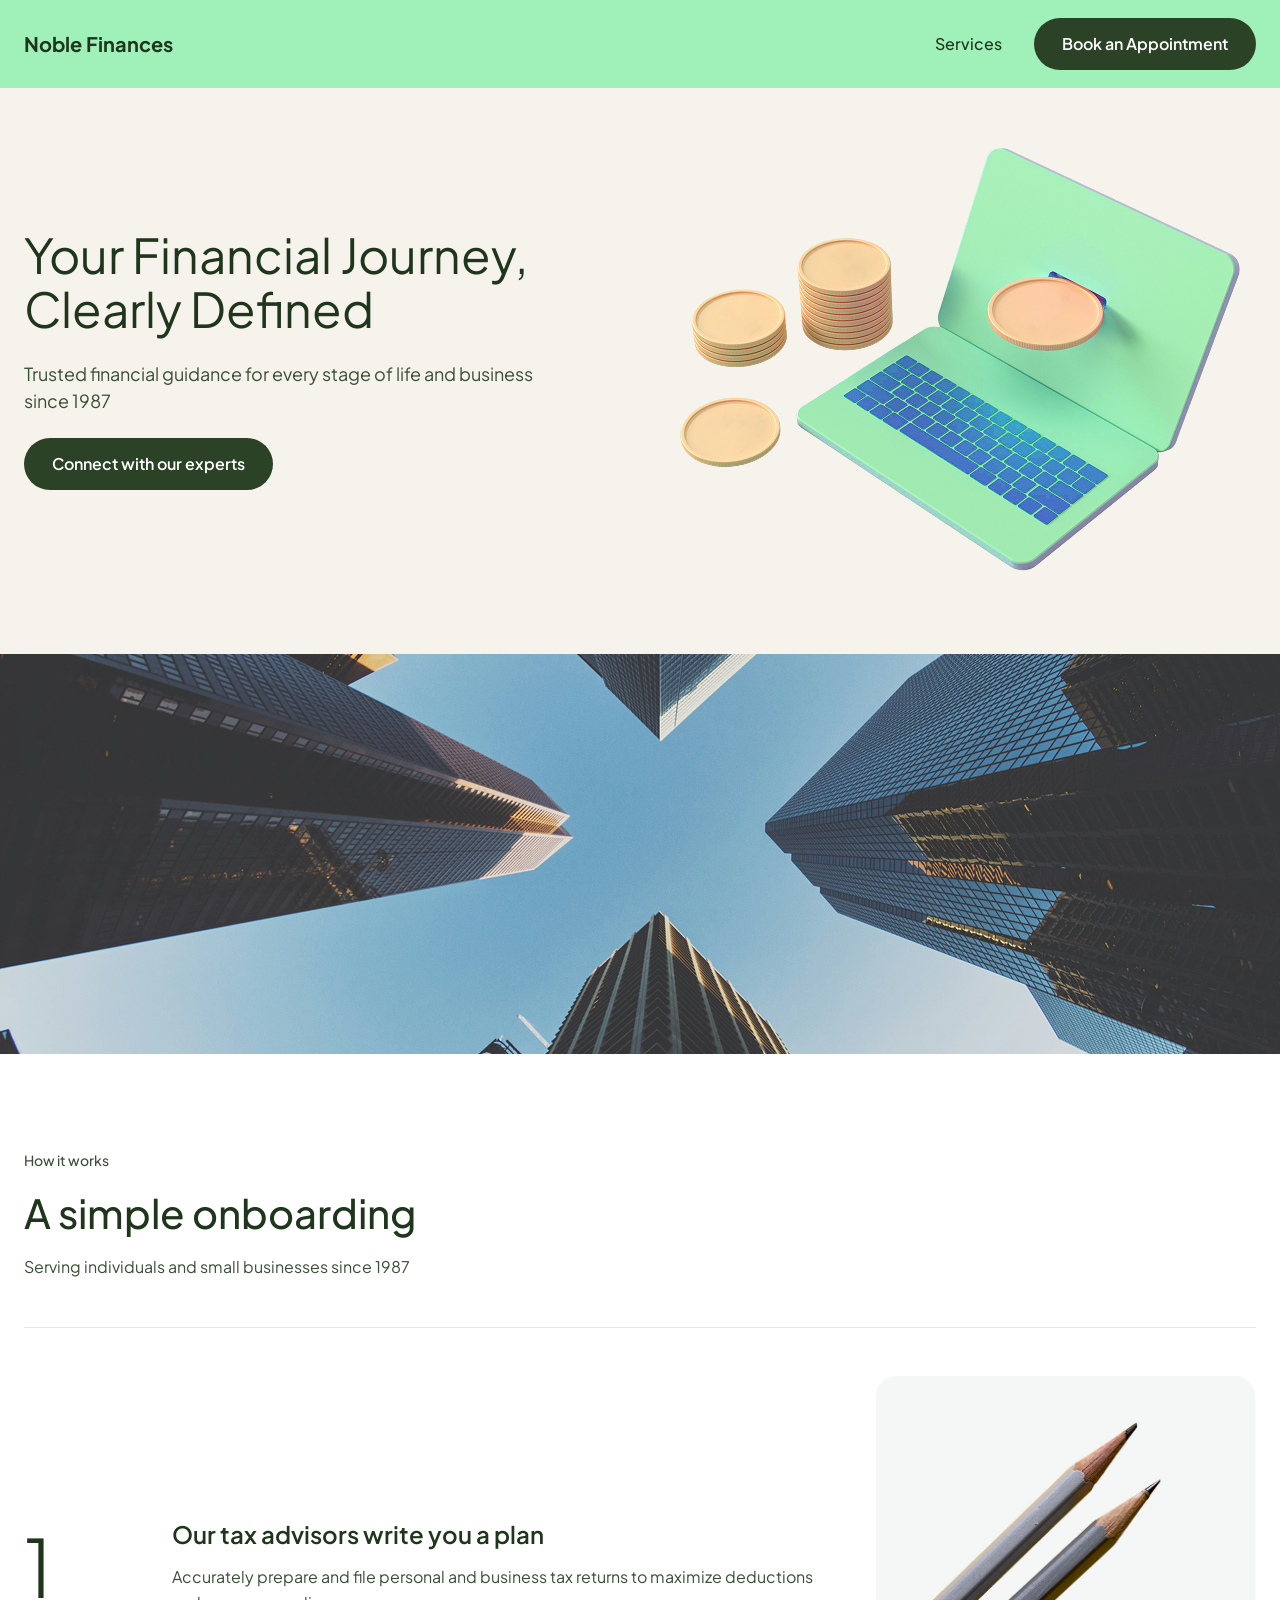
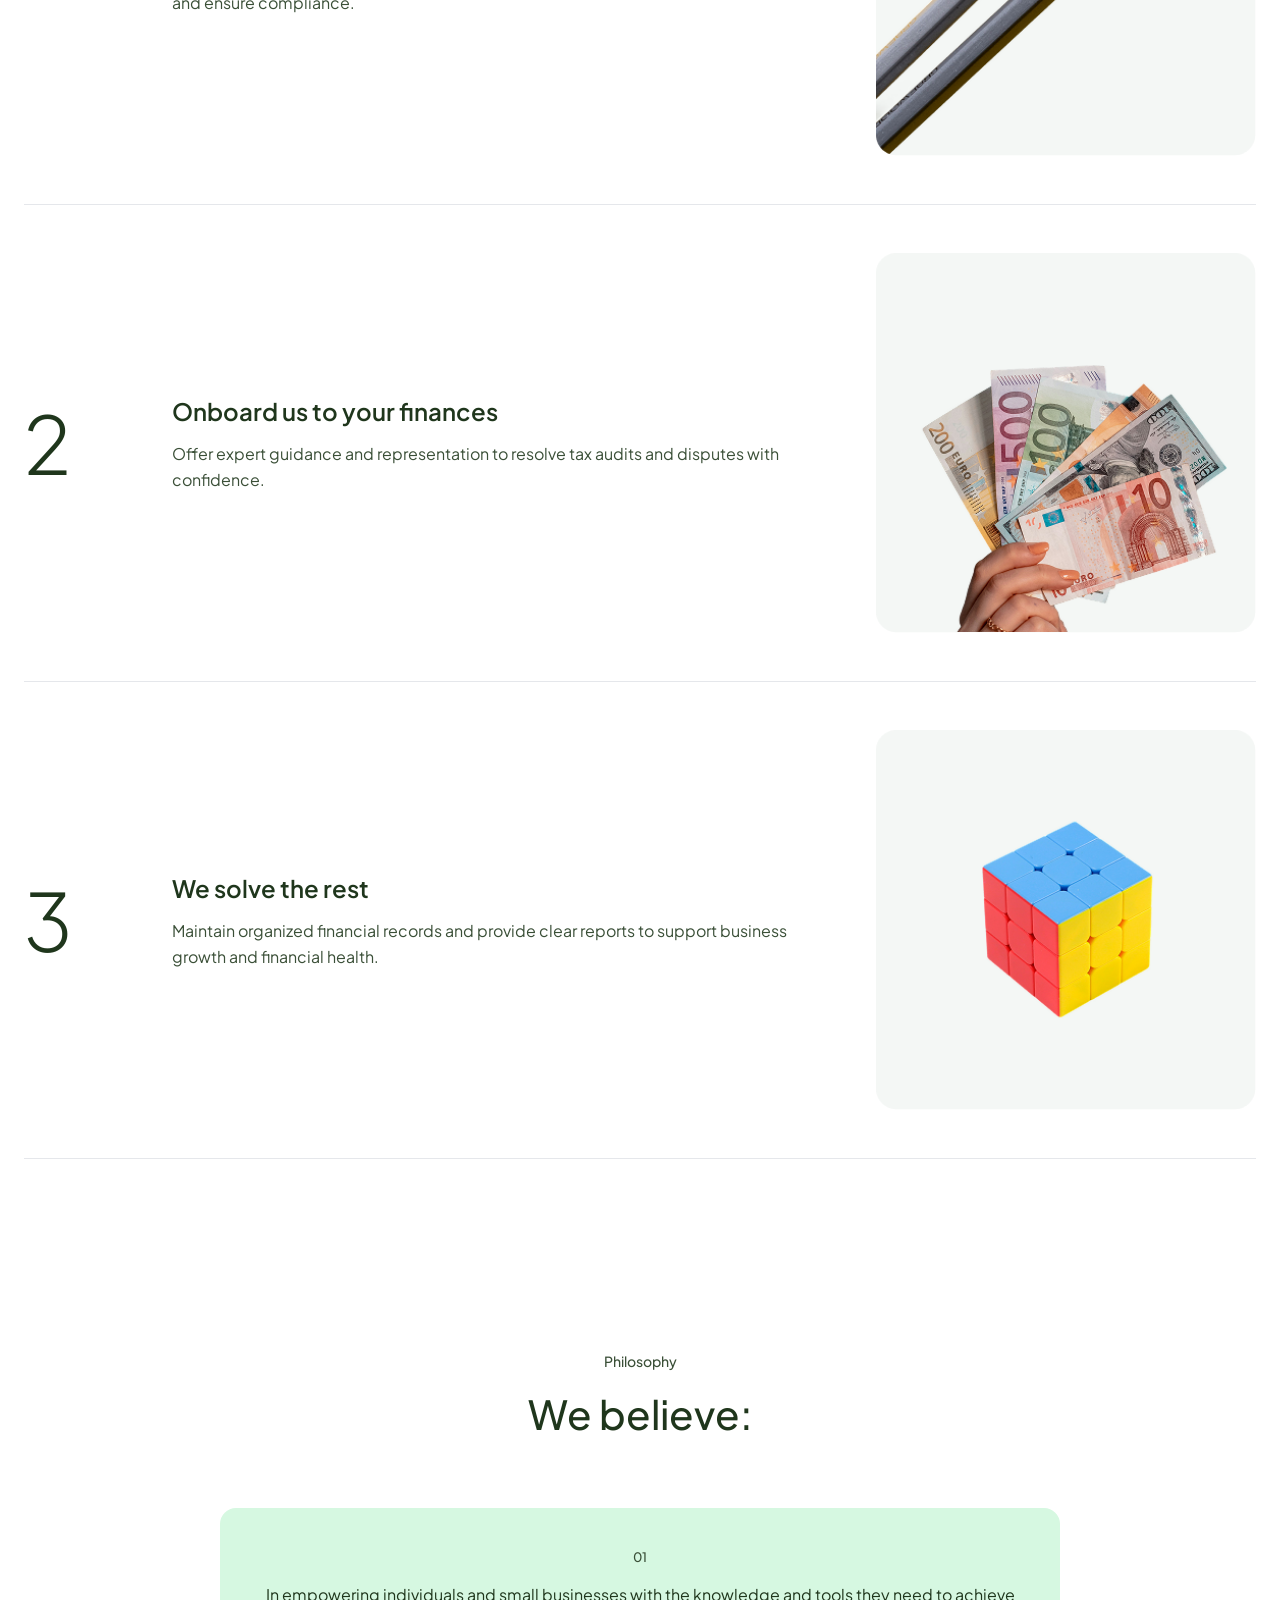
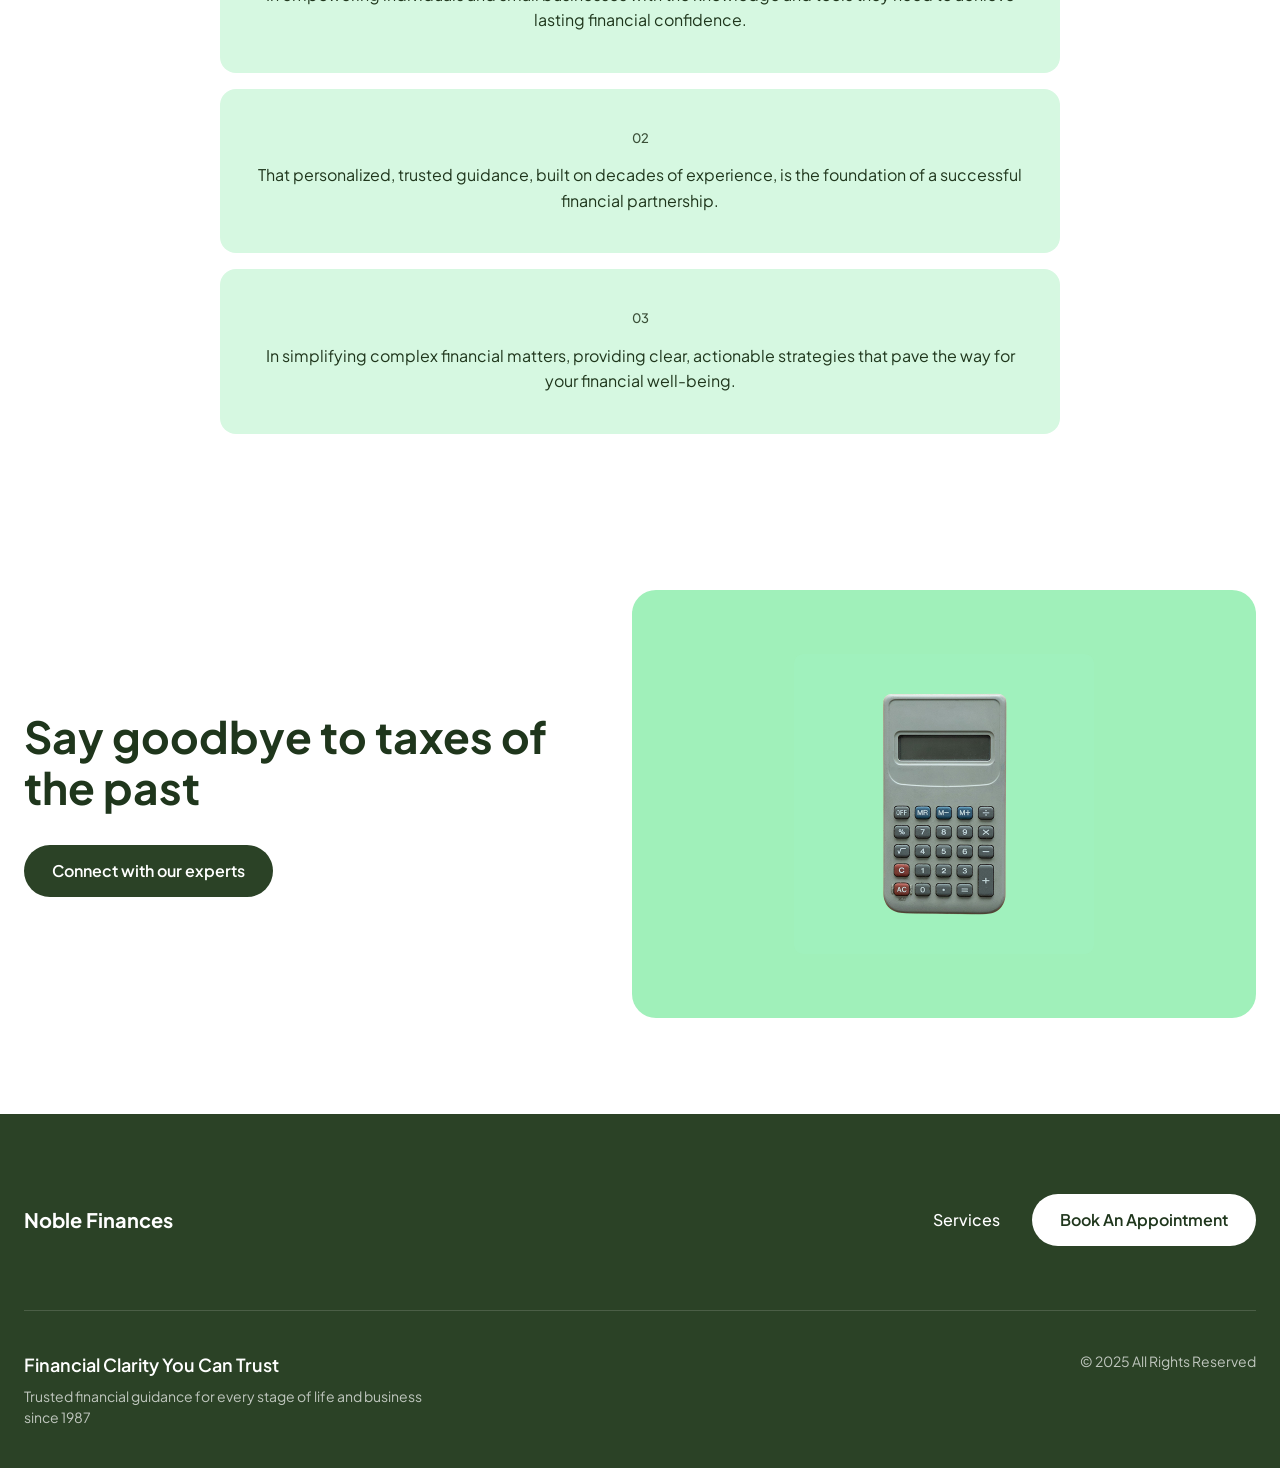
<file: html/index.html>
<!DOCTYPE html>
<html lang="en">
<head>
    <meta charset="UTF-8">
    <meta name="viewport" content="width=device-width, initial-scale=1.0">
    <title>Noble Finances</title>
    <link rel="preconnect" href="https://fonts.googleapis.com">
    <link rel="preconnect" href="https://fonts.gstatic.com" crossorigin>
    <link href="https://fonts.googleapis.com/css2?family=Plus+Jakarta+Sans:wght@300;400;500;600;700&display=swap" rel="stylesheet">
    <link rel="stylesheet" href="../css/styles.css">
</head>
<body>

    <header class="header">
        <div class="container header-container">
            <a href="#" class="logo">Noble Finances</a>
            <nav class="nav">
                <a href="#services" class="nav-link">Services</a>
                <a href="#appointment" class="btn btn-primary">Book an Appointment</a>
            </nav>
        </div>
    </header>

    <main>
        <section class="hero">
            <div class="container hero-grid">
                <div class="hero-content">
                    <h1 class="hero-title">Your Financial Journey, Clearly Defined</h1>
                    <p class="hero-text">Trusted financial guidance for every stage of life and business since 1987</p>
                    <div>
                        <a href="#appointment" class="btn btn-primary">Connect with our experts</a>
                    </div>
                </div>
                <div class="hero-img-wrap">
                    <img src="../images/labtop.png" alt="Laptop" class="hero-img">
                </div>
            </div>
        </section>

        <section class="banner">
            <img src="../images/bashni.png" alt="Skyscrapers" class="banner-img">
        </section>

        <section class="steps" id="services">
            <div class="container">
                <div class="section-head">
                    <span class="overline">How it works</span>
                    <h2 class="title">A simple onboarding</h2>
                    <p class="desc">Serving individuals and small businesses since 1987</p>
                </div>

                <div class="step-list">
                    <div class="step">
                        <div class="step-num">1</div>
                        <div class="step-body">
                            <h3 class="step-title">Our tax advisors write you a plan</h3>
                            <p class="step-desc">Accurately prepare and file personal and business tax returns to maximize deductions and ensure compliance.</p>
                        </div>
                        <div class="step-img-wrap">
                            <img src="../images/pencils.png" alt="Pencils" class="step-img">
                        </div>
                    </div>

                    <div class="step">
                        <div class="step-num">2</div>
                        <div class="step-body">
                            <h3 class="step-title">Onboard us to your finances</h3>
                            <p class="step-desc">Offer expert guidance and representation to resolve tax audits and disputes with confidence.</p>
                        </div>
                        <div class="step-img-wrap">
                            <img src="../images/money.png" alt="Money" class="step-img">
                        </div>
                    </div>

                    <div class="step">
                        <div class="step-num">3</div>
                        <div class="step-body">
                            <h3 class="step-title">We solve the rest</h3>
                            <p class="step-desc">Maintain organized financial records and provide clear reports to support business growth and financial health.</p>
                        </div>
                        <div class="step-img-wrap">
                            <img src="../images/cub.png" alt="Cube" class="step-img">
                        </div>
                    </div>
                </div>
            </div>
        </section>

        <section class="cards-section">
            <div class="container">
                <div class="section-head">
                    <span class="overline">Philosophy</span>
                    <h2 class="title">We believe:</h2>
                </div>

                <div class="cards">
                    <div class="card">
                        <div class="card-num">01</div>
                        <p class="card-text">In empowering individuals and small businesses with the knowledge and tools they need to achieve lasting financial confidence.</p>
                    </div>
                    <div class="card">
                        <div class="card-num">02</div>
                        <p class="card-text">That personalized, trusted guidance, built on decades of experience, is the foundation of a successful financial partnership.</p>
                    </div>
                    <div class="card">
                        <div class="card-num">03</div>
                        <p class="card-text">In simplifying complex financial matters, providing clear, actionable strategies that pave the way for your financial well-being.</p>
                    </div>
                </div>
            </div>
        </section>

        <section class="cta" id="appointment">
            <div class="container cta-grid">
                <div class="cta-content">
                    <h2 class="cta-title">Say goodbye to taxes of the past</h2>
                    <div>
                        <a href="#" class="btn btn-primary">Connect with our experts</a>
                    </div>
                </div>
                <div class="cta-card">
                    <img src="../images/calculate.png" alt="Calculator" class="cta-img">
                </div>
            </div>
        </section>
    </main>

    <footer class="footer">
        <div class="container">
            <div class="footer-top">
                <a href="#" class="logo footer-logo">Noble Finances</a>
                <div class="nav footer-nav">
                    <a href="#services" class="footer-link">Services</a>
                    <a href="#appointment" class="btn btn-light">Book An Appointment</a>
                </div>
            </div>
            <div class="footer-bottom">
                <div class="footer-info">
                    <span class="footer-title">Financial Clarity You Can Trust</span>
                    <p class="footer-desc">Trusted financial guidance for every stage of life and business since 1987</p>
                </div>
                <div class="footer-copy">
                    © 2025 All Rights Reserved
                </div>
            </div>
        </div>
    </footer>

</body>
</html>
</file>
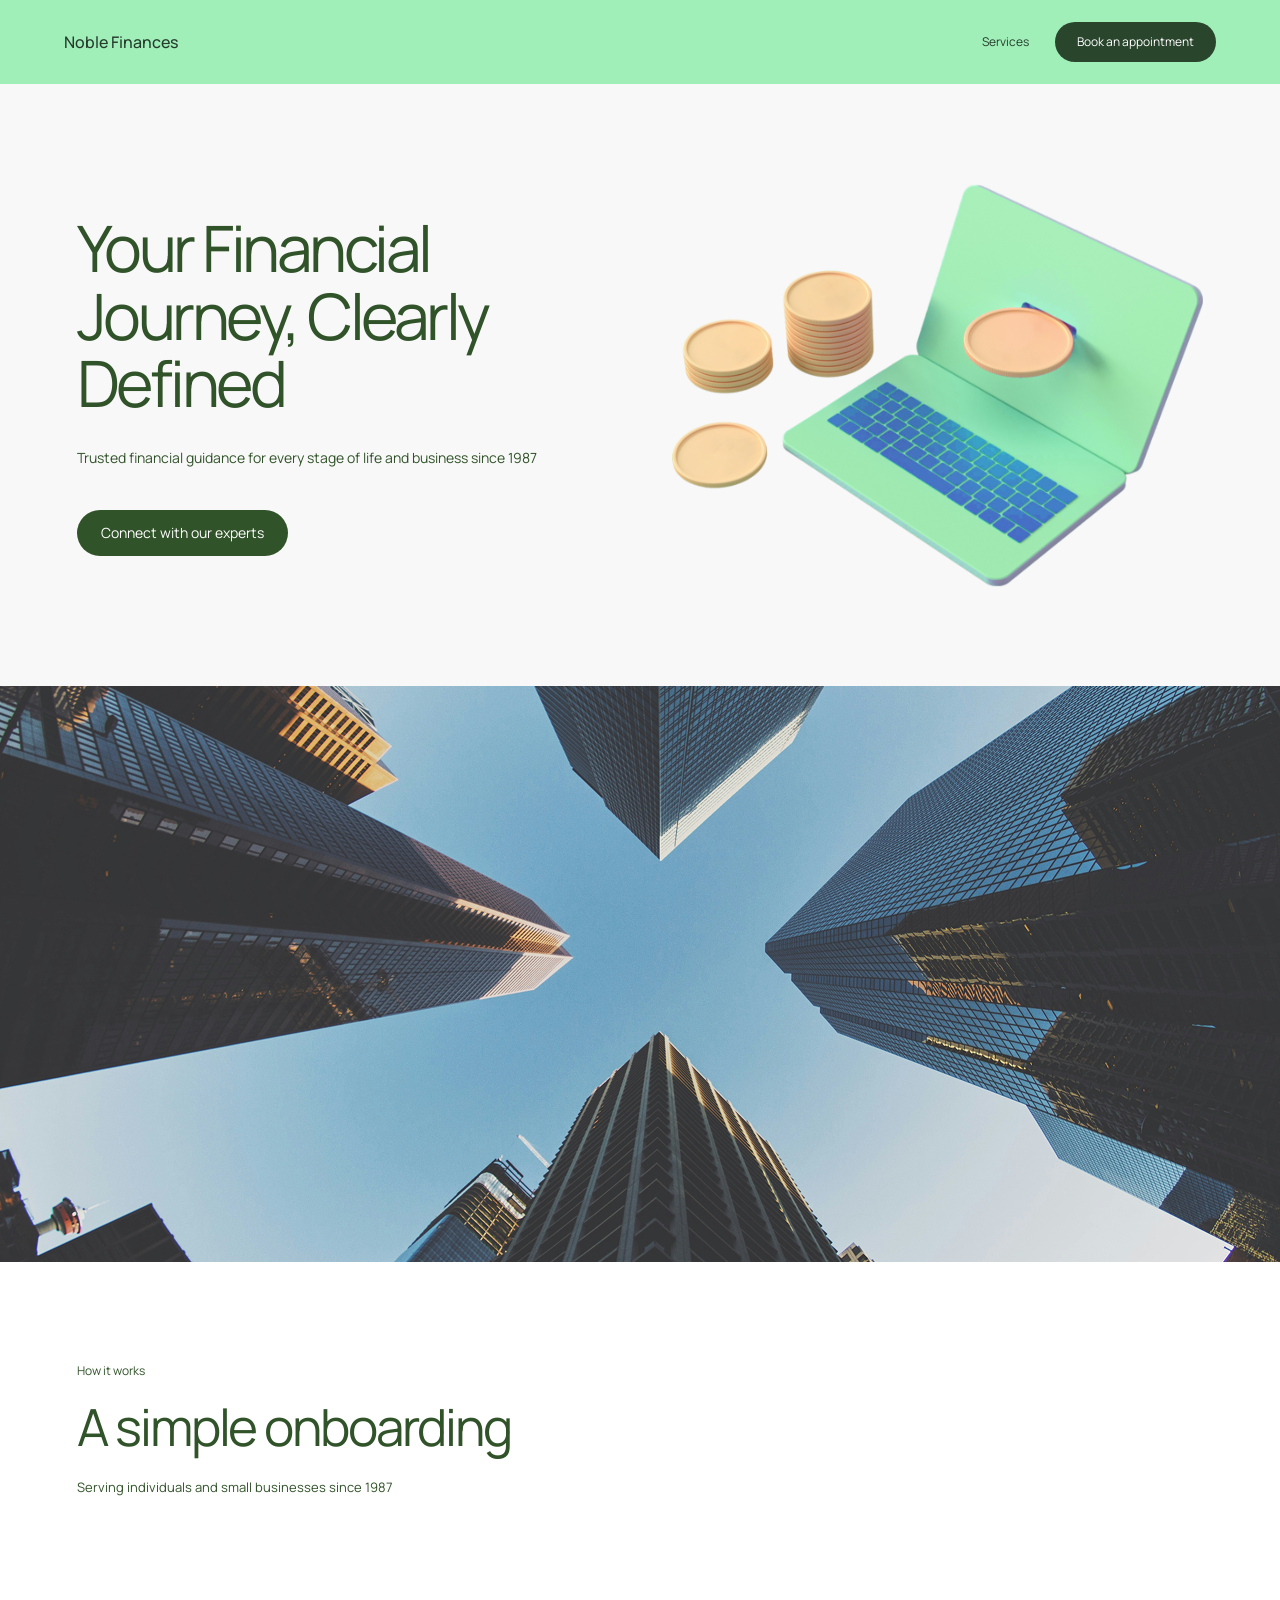
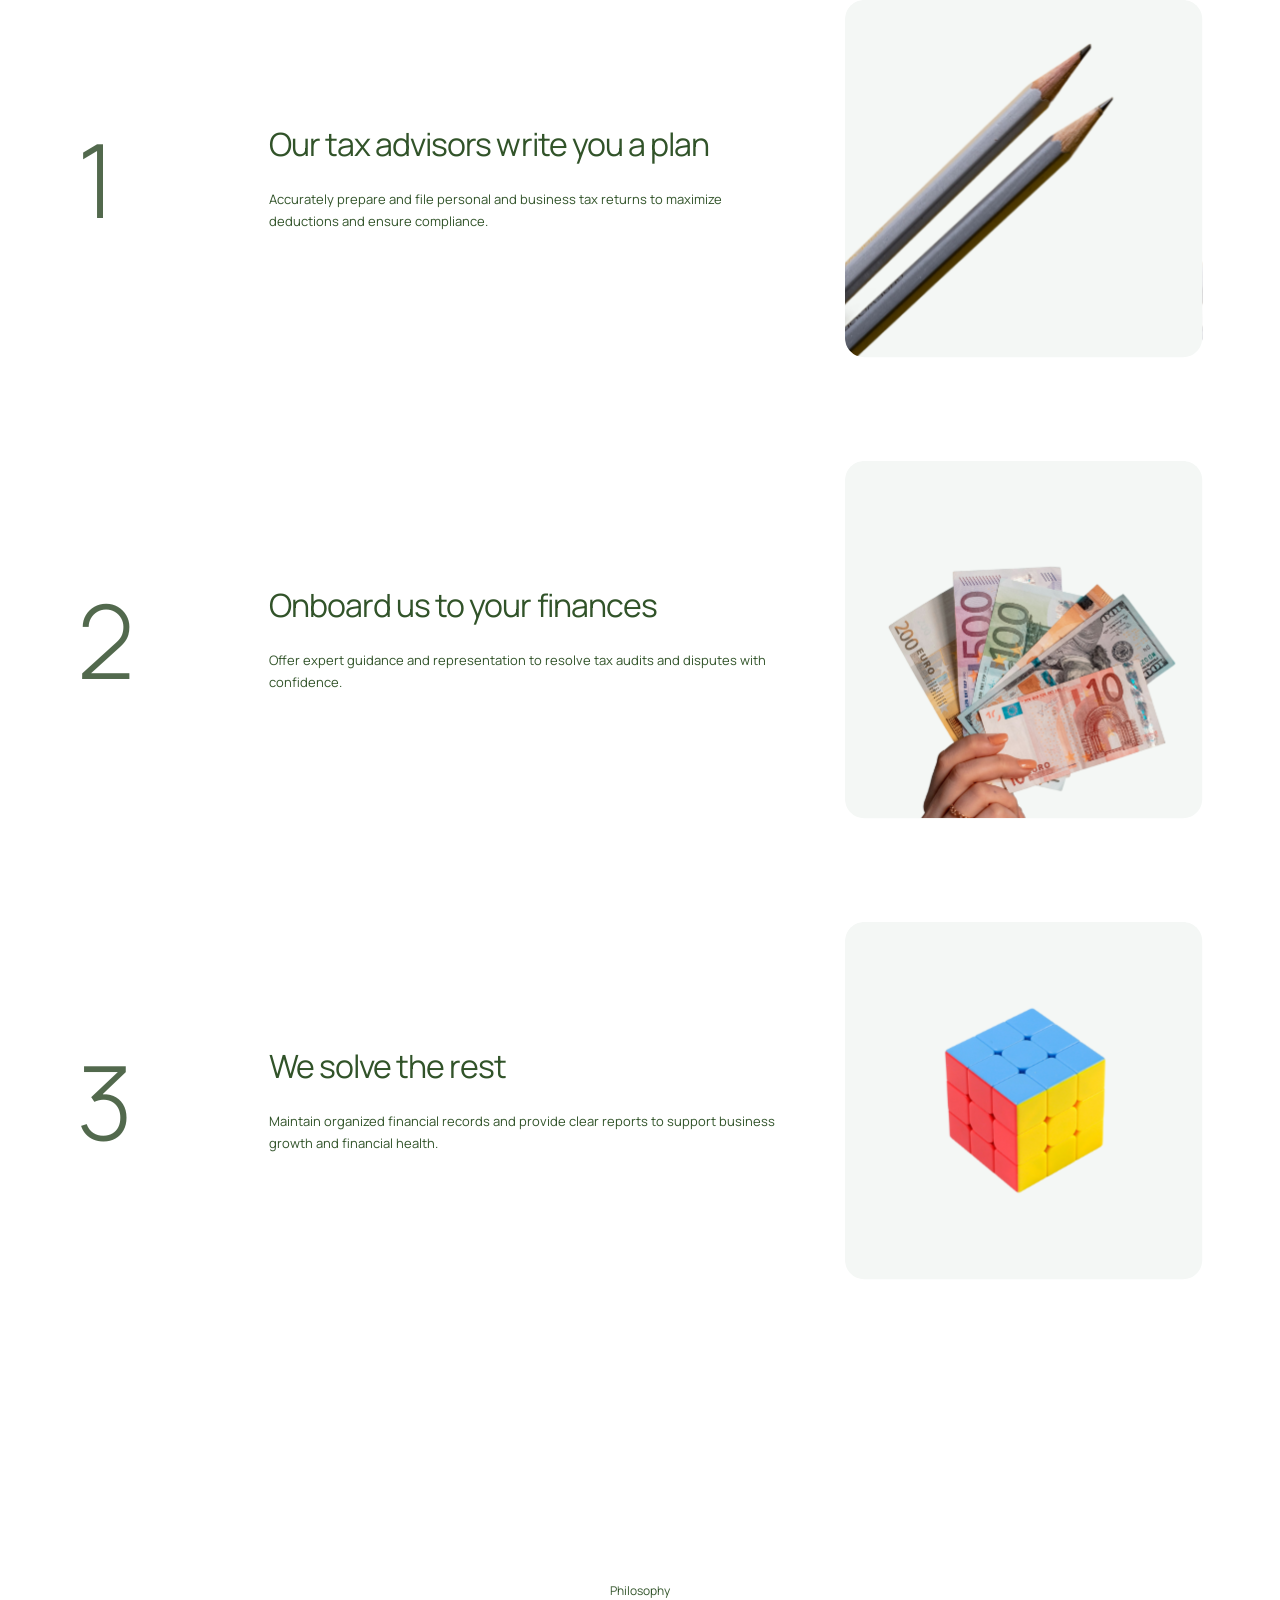
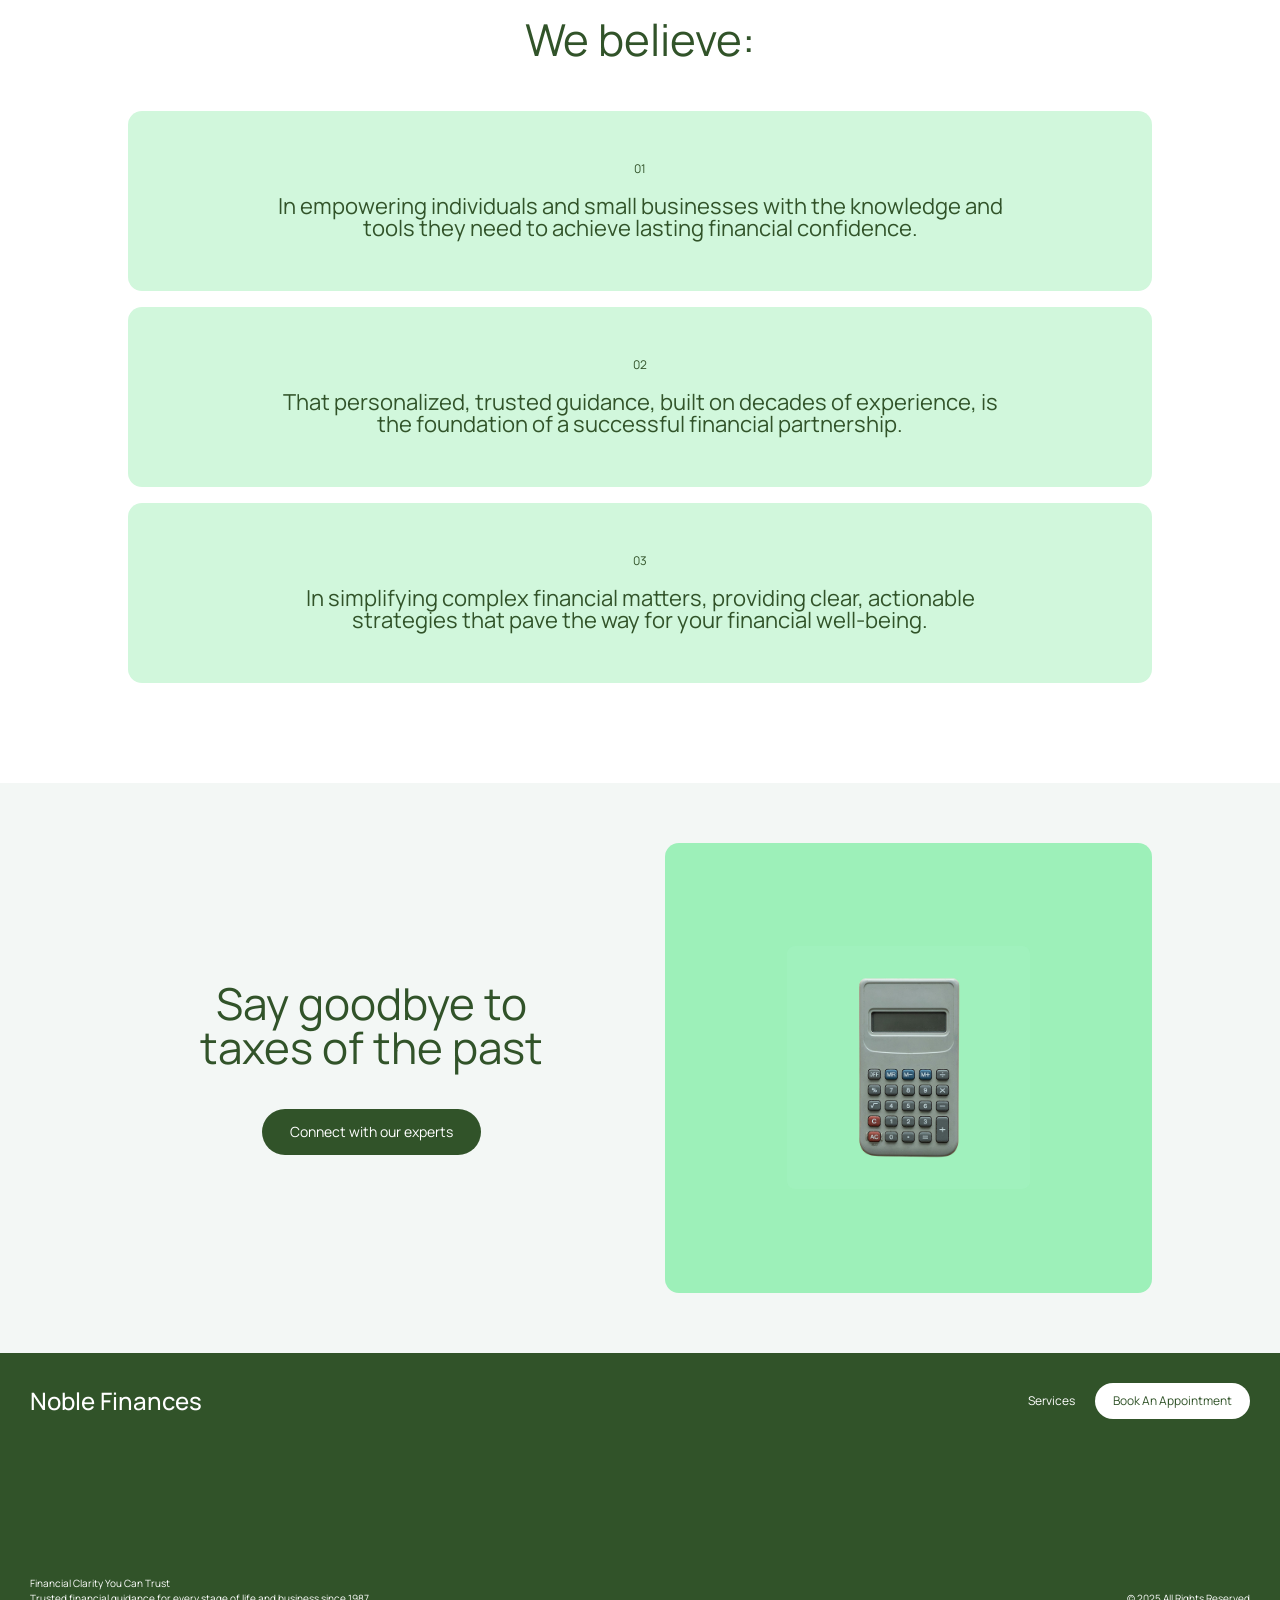
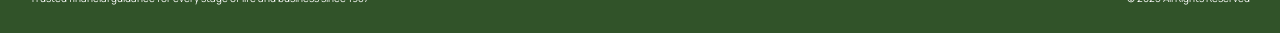
<file: Slide_2_team_project/HTML/classworkProject.html>
<!DOCTYPE html>
<html lang="en">
<head>
	<meta charset="UTF-8">
	<meta name="viewport" content="width=device-width, initial-scale=1.0">
	<title></title>
	<link rel="stylesheet" href="../CSS/reset.css">
	<link rel="stylesheet" href="../CSS/classworkProject.css">

	<link rel="preconnect" href="https://fonts.googleapis.com">
	<link rel="preconnect" href="https://fonts.gstatic.com" crossorigin>

	<link href="https://fonts.googleapis.com/css2?family=Manrope:wght@300;400;500;600;700&display=swap" rel="stylesheet">

</head>
<body>

    <header class="header">
      <div class="header__logo">Noble Finances</div>

      <nav class="header__nav">
        <a href="#">Services</a>
        <a href="#" class="header__appointment">Book an appointment</a>
      </nav>
    </header>

    <main class="main">
      <section class="hero">
        <div class="hero__content">
          <h1 class="hero__title">
            Your Financial<br>
            Journey, Clearly<br>
            Defined
          </h1>

          <p class="hero__description">
            Trusted financial guidance for every stage of life and business since 1987
          </p>

          <a href="#" class="hero__button">
            Connect with our experts
          </a>
        </div>

        <div class="hero__image">
          <img src="../IMG/hero.svg" alt="Financial laptop and coins">
        </div>

      </section>
      <section class="picture">
          <img
              class="picture__photo"
              src="../IMG/picture.png"
              alt="Modern skyscrapers"
          >
      </section>

      <section class="onboarding">
          <div class="onboarding__header">
              <p class="onboarding__subtitle">How it works</p>
              <h2 class="onboarding__title">A simple onboarding</h2>
              <p class="onboarding__description">
                  Serving individuals and small businesses since 1987
              </p>
          </div>

          <div class="onboarding__step">
              <span class="onboarding__number">1</span>

              <div class="onboarding__content">
                  <h3 class="onboarding__heading">
                      Our tax advisors write you a plan
                  </h3>
                  <p class="onboarding__text">
                      Accurately prepare and file personal and business tax returns
                      to maximize deductions and ensure compliance.
                  </p>
              </div>

              <img
                  class="onboarding__image"
                  src="../IMG/pencil.svg"
                  alt="Pencils"
              >
          </div>

          <div class="onboarding__step">
              <span class="onboarding__number">2</span>

              <div class="onboarding__content">
                  <h3 class="onboarding__heading">
                      Onboard us to your finances
                  </h3>
                  <p class="onboarding__text">
                      Offer expert guidance and representation to resolve tax
                      audits and disputes with confidence.
                  </p>
              </div>

              <img
                  class="onboarding__image"
                  src="../IMG/money.svg"
                  alt="Money"
              >
          </div>

          <div class="onboarding__step">
              <span class="onboarding__number">3</span>

              <div class="onboarding__content">
                  <h3 class="onboarding__heading">
                      We solve the rest
                  </h3>
                  <p class="onboarding__text">
                      Maintain organized financial records and provide clear
                      reports to support business growth and financial health.
                  </p>
              </div>

              <img
                  class="onboarding__image"
                  src="../IMG/cube.svg"
                  alt="Cube"
              >
          </div>
      </section>

      <section class="philosophy">
          <div class="philosophy__container">
              <p class="philosophy__subtitle">Philosophy</p>
              <h2 class="philosophy__title">We believe:</h2>

              <div class="philosophy__cards">
                  <div class="philosophy__card">
                      <span class="philosophy__number">01</span>
                      <p>
                          In empowering individuals and small businesses with the
                          knowledge and tools they need to achieve lasting
                          financial confidence.
                      </p>
                  </div>

                  <div class="philosophy__card">
                      <span class="philosophy__number">02</span>
                      <p>
                          That personalized, trusted guidance, built on decades of
                          experience, is the foundation of a successful financial
                          partnership.
                      </p>
                  </div>

                  <div class="philosophy__card">
                      <span class="philosophy__number">03</span>
                      <p>
                          In simplifying complex financial matters, providing clear,
                          actionable strategies that pave the way for your financial
                          well-being.
                      </p>
                  </div>
              </div>
          </div>
      </section>

      <section class="cta">
          <div class="cta__container">
              <div class="cta__content">
                  <h2 class="cta__title">
                      Say goodbye to<br>
                      taxes of the past
                  </h2>
      
                  <a href="#" class="cta__button">
                      Connect with our experts
                  </a>
              </div>
      
              <div class="cta__image">
                  <img src="../IMG/calculator.png" alt="Calculator">
              </div>
          </div>
      </section>
    </main>
    <footer class="footer">
        <div class="footer__container">
    
            <div class="footer__top">
                <a href="#" class="footer__logo">Noble Finances</a>
    
                <nav class="footer__nav">
                    <a href="#">Services</a>
                    <a href="#" class="footer__appointment">
                        Book An Appointment
                    </a>
                </nav>
            </div>
    
            <div class="footer__bottom">
                <div class="footer__description">
                    <p>Financial Clarity You Can Trust</p>
                    <p>Trusted financial guidance for every stage of life and business since 1987</p>
                </div>
    
                <p class="footer__copyright">
                    © 2025 All Rights Reserved
                </p>
            </div>
    
        </div>
    </footer>

</body>
</html>
</file>
<file: css/styles.css>
:root {
    --bg-main: #FFFFFF;
    --bg-cream: #F6F3EC;
    --bg-mint: #A0F0BA;
    --bg-mint-soft: #D6F8E1;
    --bg-dark-green: #2B4226;
    --text-primary: #1F361C;
    --text-muted: #3A4F37;
    --btn-text-light: #FFFFFF;
    --border-color: #E5E7EB;
    --font-main: 'Plus Jakarta Sans', sans-serif;
}

*, *::before, *::after {
    box-sizing: border-box;
    margin: 0;
    padding: 0;
}

html {
    scroll-behavior: smooth;
}

body {
    font-family: var(--font-main);
    background-color: var(--bg-main);
    color: var(--text-primary);
    line-height: 1.5;
}

img {
    max-width: 100%;
    height: auto;
    display: block;
}

a {
    text-decoration: none;
    color: inherit;
}

ul {
    list-style: none;
}

.container {
    width: 100%;
    max-width: 1280px;
    margin: 0 auto;
    padding: 0 24px;
}

.btn {
    display: inline-flex;
    align-items: center;
    justify-content: center;
    font-weight: 600;
    font-size: 16px;
    padding: 14px 28px;
    border-radius: 999px;
    border: none;
    cursor: pointer;
    white-space: nowrap;
}

.btn-primary {
    background-color: var(--bg-dark-green);
    color: var(--btn-text-light);
}

.btn-light {
    background-color: #FFFFFF;
    color: var(--text-primary);
}

.header {
    background-color: var(--bg-mint);
    padding: 18px 0;
}

.header-container {
    display: flex;
    align-items: center;
    justify-content: space-between;
}

.logo {
    font-weight: 700;
    font-size: 20px;
    color: var(--text-primary);
}

.nav {
    display: flex;
    align-items: center;
    gap: 32px;
}

.nav-link {
    font-size: 16px;
    font-weight: 500;
    color: var(--text-primary);
}

.hero {
    background-color: var(--bg-cream);
    padding: 48px 0 72px 0;
}

.hero-grid {
    display: flex;
    align-items: center;
    gap: 48px;
}

.hero-content {
    flex: 1;
    display: flex;
    flex-direction: column;
    gap: 24px;
}

.hero-title {
    font-size: 48px;
    font-weight: 400;
    line-height: 1.12;
    color: var(--text-primary);
}

.hero-text {
    font-size: 18px;
    color: var(--text-muted);
    max-width: 520px;
}

.hero-img-wrap {
    flex: 1;
    display: flex;
    justify-content: center;
}

.hero-img {
    width: 100%;
    max-width: 560px;
}

.banner {
    width: 100%;
    padding: 0;
}

.banner-img {
    width: 100%;
    height: 400px;
    object-fit: cover;
    border-radius: 0;
}

.steps {
    padding: 96px 0;
}

.steps .section-head {
    text-align: left;
    margin: 0 0 48px 0;
}

.section-head {
    text-align: center;
    max-width: 700px;
    margin: 0 auto 64px auto;
    display: flex;
    flex-direction: column;
    gap: 12px;
}

.overline {
    font-size: 14px;
    font-weight: 500;
    color: var(--text-muted);
}

.title {
    font-size: 40px;
    font-weight: 500;
    color: var(--text-primary);
}

.desc {
    font-size: 16px;
    color: var(--text-muted);
}

.step-list {
    display: flex;
    flex-direction: column;
}

.step {
    border-top: 1px solid var(--border-color);
    padding: 48px 0;
    display: flex;
    align-items: center;
    gap: 48px;
}

.step:last-child {
    border-bottom: 1px solid var(--border-color);
}

.step-num {
    font-size: 80px;
    font-weight: 300;
    line-height: 1;
    color: var(--text-primary);
    min-width: 100px;
}

.step-body {
    flex: 1;
    display: flex;
    flex-direction: column;
    gap: 12px;
}

.step-title {
    font-size: 24px;
    font-weight: 600;
    color: var(--text-primary);
}

.step-desc {
    font-size: 16px;
    color: var(--text-muted);
    line-height: 1.6;
}

.step-img-wrap {
    width: 380px;
}

.step-img {
    width: 100%;
    height: auto;
    object-fit: contain;
    border-radius: 12px;
}

.cards-section {
    padding: 96px 0;
}

.cards {
    display: flex;
    flex-direction: column;
    max-width: 840px;
    margin: 48px auto 0 auto;
    gap: 16px;
}

.card {
    background-color: var(--bg-mint-soft);
    border-radius: 16px;
    padding: 40px 32px;
    display: flex;
    flex-direction: column;
    gap: 14px;
    text-align: center;
    align-items: center;
}

.card-num {
    font-size: 13px;
    color: var(--text-muted);
    font-weight: 500;
}

.card-text {
    font-size: 16px;
    color: var(--text-primary);
    line-height: 1.6;
}

.cta {
    padding: 60px 0 96px 0;
}

.cta-grid {
    display: flex;
    align-items: center;
    gap: 48px;
}

.cta-content {
    flex: 1;
    display: flex;
    flex-direction: column;
    gap: 32px;
}

.cta-title {
    font-size: 44px;
    font-weight: 700;
    line-height: 1.15;
    color: var(--text-primary);
}

.cta-card {
    flex: 1;
    background-color: var(--bg-mint);
    border-radius: 24px;
    padding: 64px 32px;
    display: flex;
    align-items: center;
    justify-content: center;
    min-height: 380px;
}

.cta-img {
    max-width: 100%;
    max-height: 300px;
    object-fit: contain;
}

.footer {
    background-color: var(--bg-dark-green);
    color: #FFFFFF;
    padding: 80px 0 40px 0;
}

.footer-top {
    display: flex;
    align-items: center;
    justify-content: space-between;
    padding-bottom: 64px;
    border-bottom: 1px solid rgba(255, 255, 255, 0.15);
}

.footer-logo {
    color: #FFFFFF;
}

.footer-link {
    font-size: 16px;
    font-weight: 500;
    color: #FFFFFF;
}

.footer-bottom {
    display: flex;
    align-items: flex-start;
    justify-content: space-between;
    padding-top: 40px;
    gap: 24px;
}

.footer-info {
    display: flex;
    flex-direction: column;
    gap: 8px;
}

.footer-title {
    font-size: 18px;
    font-weight: 600;
}

.footer-desc {
    font-size: 14px;
    color: rgba(255, 255, 255, 0.7);
    max-width: 400px;
}

.footer-copy {
    font-size: 14px;
    color: rgba(255, 255, 255, 0.7);
    white-space: nowrap;
}

@media (max-width: 1279px) {
    .step {
        flex-direction: column;
        align-items: flex-start;
        gap: 20px;
        padding: 36px 0;
    }
    .step-img-wrap {
        width: 100%;
    }
    .step-img {
        width: 100%;
        max-width: 480px;
        height: auto;
    }
}

@media (max-width: 799px) {
    .container {
        padding: 0 20px;
    }
    .header-container {
        flex-direction: row;
        align-items: center;
        justify-content: space-between;
    }
    .logo {
        font-size: 16px;
    }
    .nav {
        gap: 14px;
    }
    .nav-link {
        font-size: 13px;
    }
    .header .btn-primary {
        padding: 8px 14px;
        font-size: 12px;
    }
    .hero {
        padding: 32px 0 48px 0;
    }
    .hero-grid {
        flex-direction: column;
        align-items: flex-start;
        gap: 28px;
    }
    .hero-img-wrap {
        order: -1;
        width: 100%;
        justify-content: center;
    }
    .hero-img {
        max-width: 260px;
    }
    .hero-title {
        font-size: 32px;
    }
    .hero-text {
        font-size: 14px;
    }
    .hero .btn-primary,
    .cta .btn-primary {
        padding: 10px 18px;
        font-size: 13px;
    }
    .banner {
        padding: 0;
    }
    .banner-img {
        height: 280px;
        border-radius: 0;
    }
    .steps {
        padding: 48px 0;
    }
    .title {
        font-size: 30px;
    }
    .cta-grid {
        flex-direction: column;
    }
    .cta-card {
        order: -1;
        width: 100%;
        min-height: 260px;
        padding: 36px 20px;
    }
    .footer-top {
        flex-direction: column;
        align-items: flex-start;
        gap: 24px;
        padding-bottom: 40px;
    }
    .footer-nav {
        width: 100%;
        justify-content: space-between;
        align-items: center;
    }
    .footer-bottom {
        flex-direction: column;
        align-items: flex-start;
        gap: 24px;
        padding-top: 32px;
    }
    .footer-copy {
        white-space: normal;
    }
}
</file>
<file: Slide_2_team_project/CSS/classworkProject.css>
* {
    box-sizing: border-box;
}

body {
    margin: 0;
    font-family: "Manrope", sans-serif;
    color: #315329;
    background-color: #ffffff;
    overflow-x: hidden;
}

img {
    display: block;
    max-width: 100%;
}

a {
    text-decoration: none;
    color: inherit;
}

button,
input,
textarea {
    font: inherit;
}




.header {
    width: 100%;
    min-height: 84px;
    padding-inline: clamp(24px, 5vw, 100px);

    background-color: #a0efb9;

    display: flex;
    align-items: center;
    justify-content: space-between;
    gap: 30px;
}

.header__logo {
    font-size: clamp(16px, 1vw, 20px);
    font-weight: 500;
    color: #263b2d;
    flex-shrink: 0;
}

.header__nav {
    display: flex;
    align-items: center;
    gap: clamp(20px, 2vw, 35px);
}

.header__nav a {
    font-size: clamp(12px, 0.8vw, 15px);
    color: #263b2d;
    white-space: nowrap;
}

.header__appointment {
    background-color: #29452c;
    color: #ffffff !important;

    padding: 14px 22px;
    border-radius: 50px;

    transition: background-color 0.3s;
    white-space: nowrap;
}

.header__appointment:hover {
    background-color: #1d3520;
}




.main {
    width: 100%;
}




.hero {
    width: 100%;
    min-height: 600px;

    padding:
        clamp(60px, 7vw, 120px)
        clamp(30px, 6vw, 120px);

    display: grid;
    grid-template-columns: minmax(0, 1fr) minmax(0, 1fr);
    align-items: center;

    gap: clamp(40px, 5vw, 100px);

    background-color: #f8f8f8;
}

.hero__content {
    width: 100%;
    max-width: 700px;

    display: flex;
    flex-direction: column;
    align-items: flex-start;
}

.hero__title {
    font-size: clamp(48px, 5vw, 88px);
    font-weight: 400;
    line-height: 1.05;
    letter-spacing: -0.055em;

    margin: 0 0 30px;
}

.hero__description {
    max-width: 550px;

    font-size: clamp(14px, 1vw, 17px);
    line-height: 1.7;

    margin: 0 0 40px;
}

.hero__button {
    display: inline-flex;
    align-items: center;
    justify-content: center;

    padding: 16px 24px;
    border-radius: 50px;

    background-color: #315329;
    color: #ffffff;

    font-size: 14px;

    transition: background-color 0.3s;
}

.hero__button:hover {
    background-color: #203c1b;
}

.hero__image {
    width: 100%;

    display: flex;
    align-items: center;
    justify-content: center;
}

.hero__image img {
    width: 100%;
    max-width: 700px;
    max-height: 650px;

    height: auto;
    object-fit: contain;
}




.picture {
    width: 100%;
    height: clamp(350px, 45vw, 750px);
    overflow: hidden;
}

.picture__photo {
    width: 100%;
    height: 100%;

    object-fit: cover;
    object-position: center;
}




.onboarding {
    width: 100%;

    padding:
        clamp(70px, 8vw, 140px)
        clamp(30px, 6vw, 120px);

    background-color: #ffffff;
}

.onboarding__header {
    margin-bottom: clamp(60px, 8vw, 120px);
}

.onboarding__subtitle {
    font-size: clamp(12px, 0.9vw, 15px);
    margin-bottom: 20px;
}

.onboarding__title {
    font-size: clamp(36px, 4vw, 64px);
    font-weight: 400;
    line-height: 1.15;
    letter-spacing: -0.04em;

    margin: 0 0 20px;
}

.onboarding__description {
    max-width: 650px;

    font-size: clamp(13px, 1vw, 16px);
    line-height: 1.7;
}



.onboarding__step {
    display: grid;

    grid-template-columns:
        minmax(90px, 0.25fr)
        minmax(0, 1fr)
        minmax(250px, 0.7fr);

    align-items: center;

    gap: clamp(30px, 5vw, 80px);

    margin-bottom: clamp(60px, 8vw, 120px);
}

.onboarding__number {
    font-size: clamp(80px, 8vw, 140px);
    font-weight: 300;
    line-height: 1;

    color: #52694d;
}

.onboarding__content {
    width: 100%;
    max-width: 600px;
}

.onboarding__heading {
    font-size: clamp(26px, 2.5vw, 42px);
    font-weight: 400;
    line-height: 1.15;
    letter-spacing: -0.03em;

    margin: 0 0 25px;
}

.onboarding__text {
    font-size: clamp(13px, 1vw, 16px);
    line-height: 1.7;
}

.onboarding__image {
    width: 100%;
    aspect-ratio: 1 / 1;

    object-fit: cover;
    border-radius: 18px;
}
.philosophy {
    padding: 100px 0;
    background-color: #ffffff;
}

.philosophy__container {
    width: 80%;
    max-width: 1200px;
    margin: 0 auto;
    text-align: center;
}

.philosophy__subtitle {
    font-size: 12px;
    margin-bottom: 20px;
}

.philosophy__title {
    font-size: 44px;
    font-weight: 400;
    margin-bottom: 50px;
}

.philosophy__cards {
    display: flex;
    flex-direction: column;
    gap: 16px;
}

.philosophy__card {
    background-color: #d1f7dc;
    border-radius: 14px;
    min-height: 180px;
    padding: 30px 60px;

    display: flex;
    flex-direction: column;
    justify-content: center;
    align-items: center;
    gap: 20px;
}

.philosophy__number {
    font-size: 12px;
}

.philosophy__card p {
    font-size: 22px;
    max-width: 750px;
}

.cta {
    background-color: #f3f7f5;
    padding: 60px 0;
}

.cta__container {
    width: 80%;
    max-width: 1200px;
    margin: 0 auto;

    display: flex;
    align-items: center;
    justify-content: space-between;
    gap: 50px;
}

.cta__content {
    flex: 1;
    text-align: center;
}

.cta__title {
    font-size: 44px;
    font-weight: 400;
    margin-bottom: 40px;
}

.cta__button {
    display: inline-block;
    background-color: #315329;
    color: white;
    padding: 16px 28px;
    border-radius: 50px;
    font-size: 14px;
    transition: 0.3s;
}

.cta__button:hover {
    background-color: #203b1b;
}

.cta__image {
    flex: 1;
    background-color: #9df0b9;
    border-radius: 14px;
    min-height: 450px;

    display: flex;
    justify-content: center;
    align-items: center;
}

.cta__image img {
    width: 50%;
    max-width: 300px;
    object-fit: contain;
}
.footer {
    background-color: #315329;
    color: white;
    padding: 30px;
    min-height: 280px;
}

.footer__container {
    display: flex;
    flex-direction: column;
    justify-content: space-between;
    min-height: 220px;
}

.footer__top {
    display: flex;
    justify-content: space-between;
    align-items: center;
}

.footer__logo {
    font-size: 24px;
    font-weight: 500;
}

.footer__nav {
    display: flex;
    align-items: center;
    gap: 20px;
    font-size: 12px;
}

.footer__appointment {
    background-color: white;
    color: #315329;
    padding: 12px 18px;
    border-radius: 50px;
}

.footer__bottom {
    display: flex;
    justify-content: space-between;
    align-items: flex-end;
    font-size: 10px;
}

.footer__description p:first-child {
    margin-bottom: 5px;
}

.footer__copyright {
    text-align: center;
}


@media (min-width: 2000px) {

    .header {
        min-height: 100px;
    }

    .hero {
        min-height: 750px;
    }

    .onboarding__step {
        grid-template-columns:
            150px
            minmax(0, 1fr)
            450px;
    }

}




@media (max-width: 1200px) {

    .header {
        padding-inline: 35px;
    }

    .hero {
        min-height: 500px;
        padding-inline: 50px;
        gap: 40px;
    }

    .hero__title {
        font-size: clamp(42px, 5vw, 64px);
    }

    .onboarding {
        padding-inline: 50px;
    }

    .onboarding__step {
        grid-template-columns:
            90px
            minmax(0, 1fr)
            280px;

        gap: 35px;
    }

}




@media (max-width: 900px) {

    .header {
        min-height: 75px;
        padding-inline: 25px;
        gap: 20px;
    }

    .header__nav {
        gap: 15px;
    }

    .header__nav a {
        font-size: 12px;
    }

    .header__appointment {
        padding: 12px 16px;
    }


    .hero {
        min-height: auto;

        grid-template-columns: 1fr 1fr;

        padding: 60px 35px;
        gap: 30px;
    }

    .hero__title {
        font-size: clamp(38px, 5vw, 52px);
    }

    .hero__description {
        font-size: 13px;
    }


    .picture {
        height: 450px;
    }


    .onboarding {
        padding: 70px 35px;
    }

    .onboarding__step {
        grid-template-columns:
            70px
            minmax(0, 1fr)
            220px;

        gap: 25px;
    }

    .onboarding__number {
        font-size: 75px;
    }

    .onboarding__heading {
        font-size: 24px;
    }

    .onboarding__text {
        font-size: 13px;
    }

    .onboarding__image {
        border-radius: 14px;
    }

}






@media (max-width: 600px) {



    .header {
        min-height: auto;

        padding: 20px;

        flex-wrap: wrap;
        gap: 15px;
    }

    .header__logo {
        font-size: 16px;
    }

    .header__nav {
        width: 100%;

        display: flex;
        flex-wrap: wrap;
        justify-content: center;

        gap: 12px 18px;

        order: 3;
    }

    .header__nav a {
        font-size: 12px;
    }

    .header__appointment {
        padding: 11px 16px;
        font-size: 12px;
    }




    .hero {
        grid-template-columns: 1fr;

        padding: 45px 22px;

        gap: 35px;
    }

    .hero__content {
        max-width: none;
    }

    .hero__title {
        font-size: clamp(38px, 10vw, 54px);
        margin-bottom: 20px;
    }

    .hero__description {
        font-size: 13px;
        line-height: 1.7;

        margin-bottom: 25px;
    }

    .hero__button {
        padding: 14px 20px;
        font-size: 12px;
    }

    .hero__image img {
        max-width: 100%;
        max-height: none;
    }




    .picture {
        height: 350px;
    }




    .onboarding {
        padding: 55px 22px;
    }

    .onboarding__header {
        margin-bottom: 50px;
    }

    .onboarding__subtitle {
        font-size: 11px;
        margin-bottom: 15px;
    }

    .onboarding__title {
        font-size: clamp(30px, 8vw, 40px);
        margin-bottom: 15px;
    }

    .onboarding__description {
        font-size: 12px;
    }




    .onboarding__step {
        grid-template-columns: 55px minmax(0, 1fr);

        gap: 15px;

        margin-bottom: 55px;
    }

    .onboarding__number {
        font-size: 55px;
        align-self: start;
    }

    .onboarding__content {
        max-width: none;
    }

    .onboarding__heading {
        font-size: 22px;
        margin-bottom: 15px;
    }

    .onboarding__text {
        font-size: 12px;
        line-height: 1.6;
    }

    .onboarding__image {
        grid-column: 2;

        width: 100%;
        max-width: 400px;

        margin-top: 10px;

        border-radius: 12px;
    }

}




@media (max-width: 380px) {

    .header {
        padding: 16px;
    }

    .header__nav {
        gap: 10px 12px;
    }

    .header__nav a {
        font-size: 11px;
    }

    .header__appointment {
        padding: 10px 13px;
        font-size: 11px;
    }


    .hero {
        padding: 35px 18px;
    }

    .hero__title {
        font-size: 36px;
    }


    .picture {
        height: 280px;
    }


    .onboarding {
        padding: 45px 18px;
    }

    .onboarding__step {
        grid-template-columns: 42px minmax(0, 1fr);
        gap: 12px;
    }

    .onboarding__number {
        font-size: 45px;
    }

    .onboarding__heading {
        font-size: 19px;
    }

    .onboarding__text {
        font-size: 11px;
    }

}
</file>
